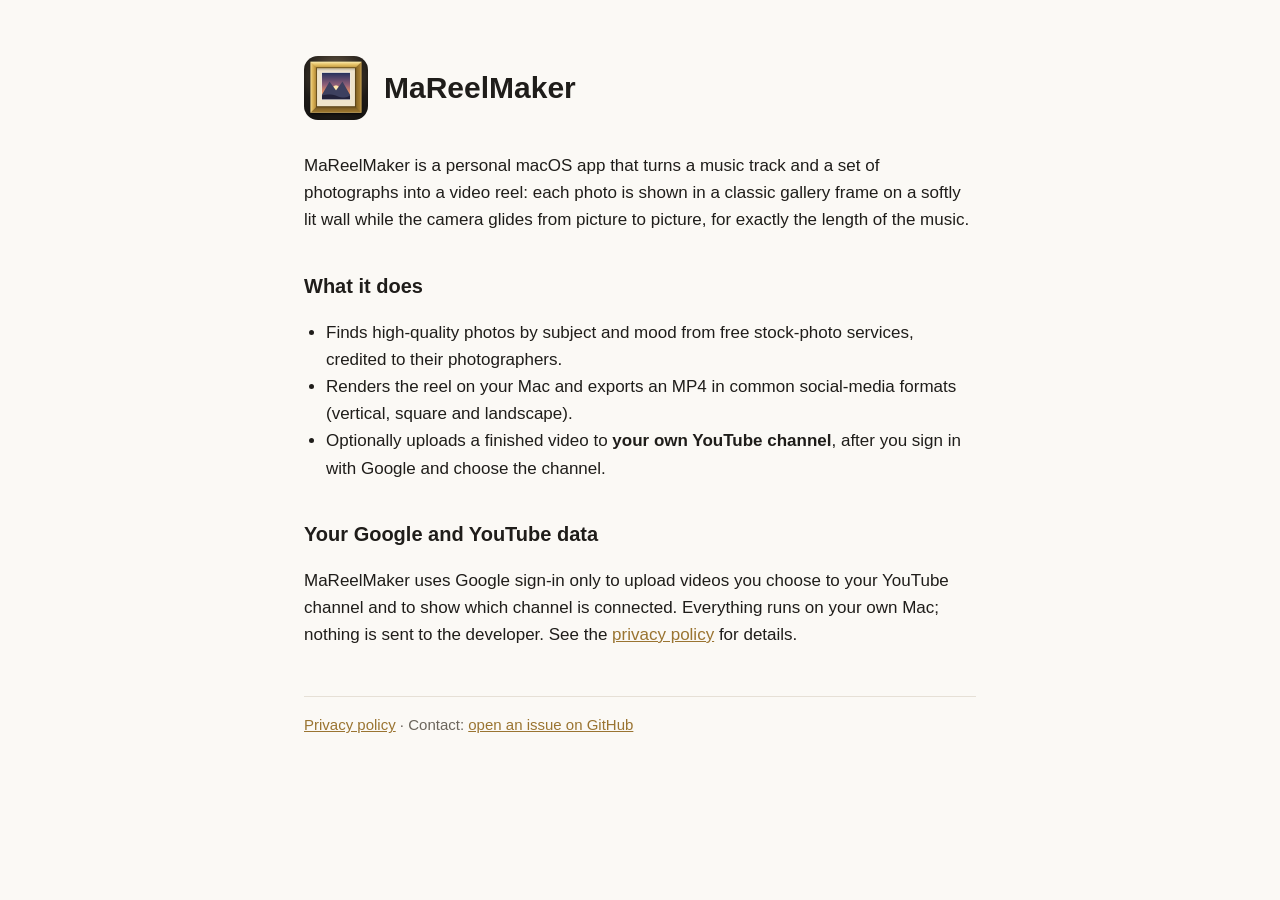
<file: index.html>
<!doctype html>
<html lang="en">
  <head>
    <meta charset="utf-8" />
    <meta name="viewport" content="width=device-width, initial-scale=1" />
    <title>MaReelMaker</title>
    <meta name="description" content="MaReelMaker is a personal macOS app that turns music and photographs into gallery-style video reels." />
    <link rel="icon" href="logo-256.png" />
    <link rel="stylesheet" href="style.css" />
  </head>
  <body>
    <main>
      <header>
        <img src="logo-256.png" alt="MaReelMaker logo" />
        <h1>MaReelMaker</h1>
      </header>

      <p>
        MaReelMaker is a personal macOS app that turns a music track and a set of photographs into a video reel: each photo is shown in a
        classic gallery frame on a softly lit wall while the camera glides from picture to picture, for exactly the length of the music.
      </p>

      <h2>What it does</h2>
      <ul>
        <li>Finds high-quality photos by subject and mood from free stock-photo services, credited to their photographers.</li>
        <li>Renders the reel on your Mac and exports an MP4 in common social-media formats (vertical, square and landscape).</li>
        <li>Optionally uploads a finished video to <strong>your own YouTube channel</strong>, after you sign in with Google and choose the channel.</li>
      </ul>

      <h2>Your Google and YouTube data</h2>
      <p>
        MaReelMaker uses Google sign-in only to upload videos you choose to your YouTube channel and to show which channel is connected.
        Everything runs on your own Mac; nothing is sent to the developer. See the <a href="privacy.html">privacy policy</a> for details.
      </p>

      <footer>
        <a href="privacy.html">Privacy policy</a> · Contact: <a href="https://github.com/Cloud7Solutions/mareelsmaker-site/issues">open an issue on GitHub</a>
      </footer>
    </main>
  </body>
</html>
</file>
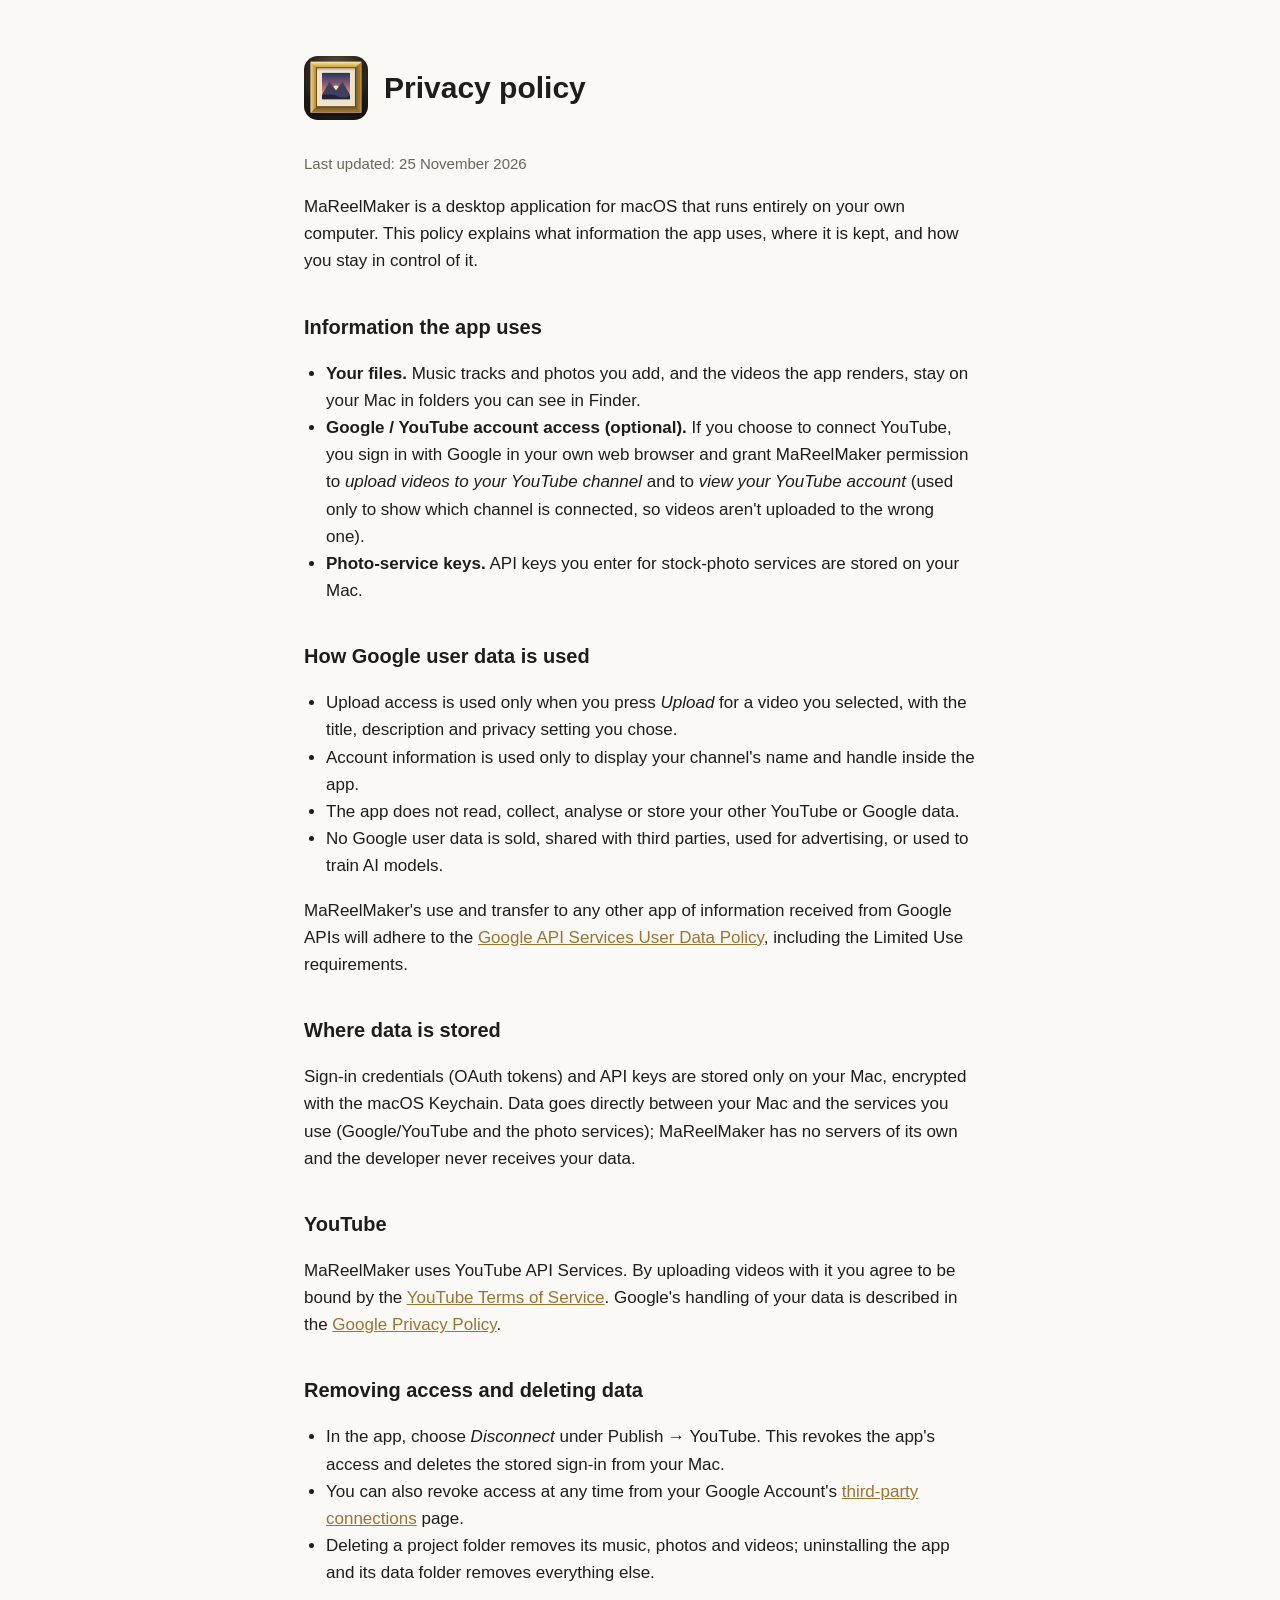
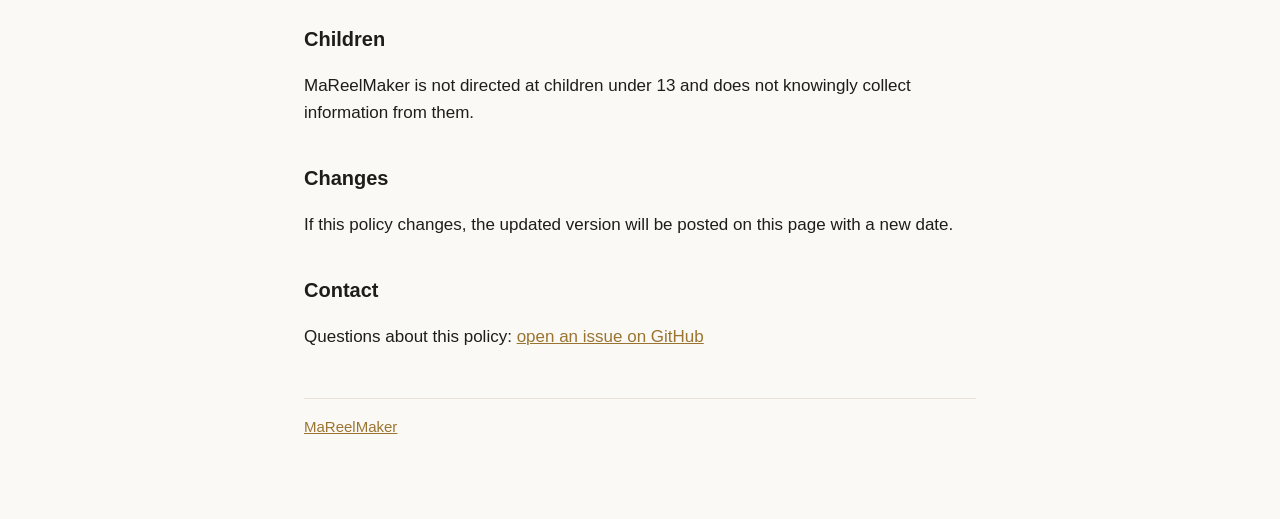
<file: privacy.html>
<!doctype html>
<html lang="en">
  <head>
    <meta charset="utf-8" />
    <meta name="viewport" content="width=device-width, initial-scale=1" />
    <title>Privacy policy · MaReelMaker</title>
    <link rel="icon" href="logo-256.png" />
    <link rel="stylesheet" href="style.css" />
  </head>
  <body>
    <main>
      <header>
        <img src="logo-256.png" alt="MaReelMaker logo" />
        <h1>Privacy policy</h1>
      </header>
      <p class="muted">Last updated: 25 November 2026</p>

      <p>
        MaReelMaker is a desktop application for macOS that runs entirely on your own computer. This policy explains what information the app
        uses, where it is kept, and how you stay in control of it.
      </p>

      <h2>Information the app uses</h2>
      <ul>
        <li><strong>Your files.</strong> Music tracks and photos you add, and the videos the app renders, stay on your Mac in folders you can see in Finder.</li>
        <li>
          <strong>Google / YouTube account access (optional).</strong> If you choose to connect YouTube, you sign in with Google in your own web browser and grant
          MaReelMaker permission to <em>upload videos to your YouTube channel</em> and to <em>view your YouTube account</em> (used only to show which channel is
          connected, so videos aren't uploaded to the wrong one).
        </li>
        <li><strong>Photo-service keys.</strong> API keys you enter for stock-photo services are stored on your Mac.</li>
      </ul>

      <h2>How Google user data is used</h2>
      <ul>
        <li>Upload access is used only when you press <em>Upload</em> for a video you selected, with the title, description and privacy setting you chose.</li>
        <li>Account information is used only to display your channel's name and handle inside the app.</li>
        <li>The app does not read, collect, analyse or store your other YouTube or Google data.</li>
        <li>No Google user data is sold, shared with third parties, used for advertising, or used to train AI models.</li>
      </ul>
      <p>
        MaReelMaker's use and transfer to any other app of information received from Google APIs will adhere to the
        <a href="https://developers.google.com/terms/api-services-user-data-policy">Google API Services User Data Policy</a>, including the Limited Use requirements.
      </p>

      <h2>Where data is stored</h2>
      <p>
        Sign-in credentials (OAuth tokens) and API keys are stored only on your Mac, encrypted with the macOS Keychain. Data goes directly between your Mac and
        the services you use (Google/YouTube and the photo services); MaReelMaker has no servers of its own and the developer never receives your data.
      </p>

      <h2>YouTube</h2>
      <p>
        MaReelMaker uses YouTube API Services. By uploading videos with it you agree to be bound by the
        <a href="https://www.youtube.com/t/terms">YouTube Terms of Service</a>. Google's handling of your data is described in the
        <a href="https://policies.google.com/privacy">Google Privacy Policy</a>.
      </p>

      <h2>Removing access and deleting data</h2>
      <ul>
        <li>In the app, choose <em>Disconnect</em> under Publish → YouTube. This revokes the app's access and deletes the stored sign-in from your Mac.</li>
        <li>You can also revoke access at any time from your Google Account's <a href="https://myaccount.google.com/connections">third-party connections</a> page.</li>
        <li>Deleting a project folder removes its music, photos and videos; uninstalling the app and its data folder removes everything else.</li>
      </ul>

      <h2>Children</h2>
      <p>MaReelMaker is not directed at children under 13 and does not knowingly collect information from them.</p>

      <h2>Changes</h2>
      <p>If this policy changes, the updated version will be posted on this page with a new date.</p>

      <h2>Contact</h2>
      <p>Questions about this policy: <a href="https://github.com/Cloud7Solutions/mareelsmaker-site/issues">open an issue on GitHub</a></p>

      <footer><a href="index.html">MaReelMaker</a></footer>
    </main>
  </body>
</html>
</file>
<file: style.css>
:root { color-scheme: light dark; --ink: #1f1d1a; --muted: #6b655c; --line: #e6e0d6; --bg: #fbf9f5; --accent: #9a7431; }
@media (prefers-color-scheme: dark) { :root { --ink: #ece7df; --muted: #a39b90; --line: #2f2c28; --bg: #161514; --accent: #d6b05c; } }
* { box-sizing: border-box; }
body { margin: 0; background: var(--bg); color: var(--ink); font: 17px/1.6 -apple-system, BlinkMacSystemFont, "Segoe UI", Helvetica, Arial, sans-serif; }
main { max-width: 720px; margin: 0 auto; padding: 56px 24px 80px; }
header { display: flex; align-items: center; gap: 16px; margin-bottom: 32px; }
header img { width: 64px; height: 64px; border-radius: 14px; }
h1 { font-size: 30px; line-height: 1.2; margin: 0; }
h2 { font-size: 20px; margin: 36px 0 8px; }
p, li { color: var(--ink); }
.muted, footer { color: var(--muted); font-size: 15px; }
a { color: var(--accent); }
ul { padding-left: 22px; }
footer { border-top: 1px solid var(--line); margin-top: 48px; padding-top: 16px; }
</file>
